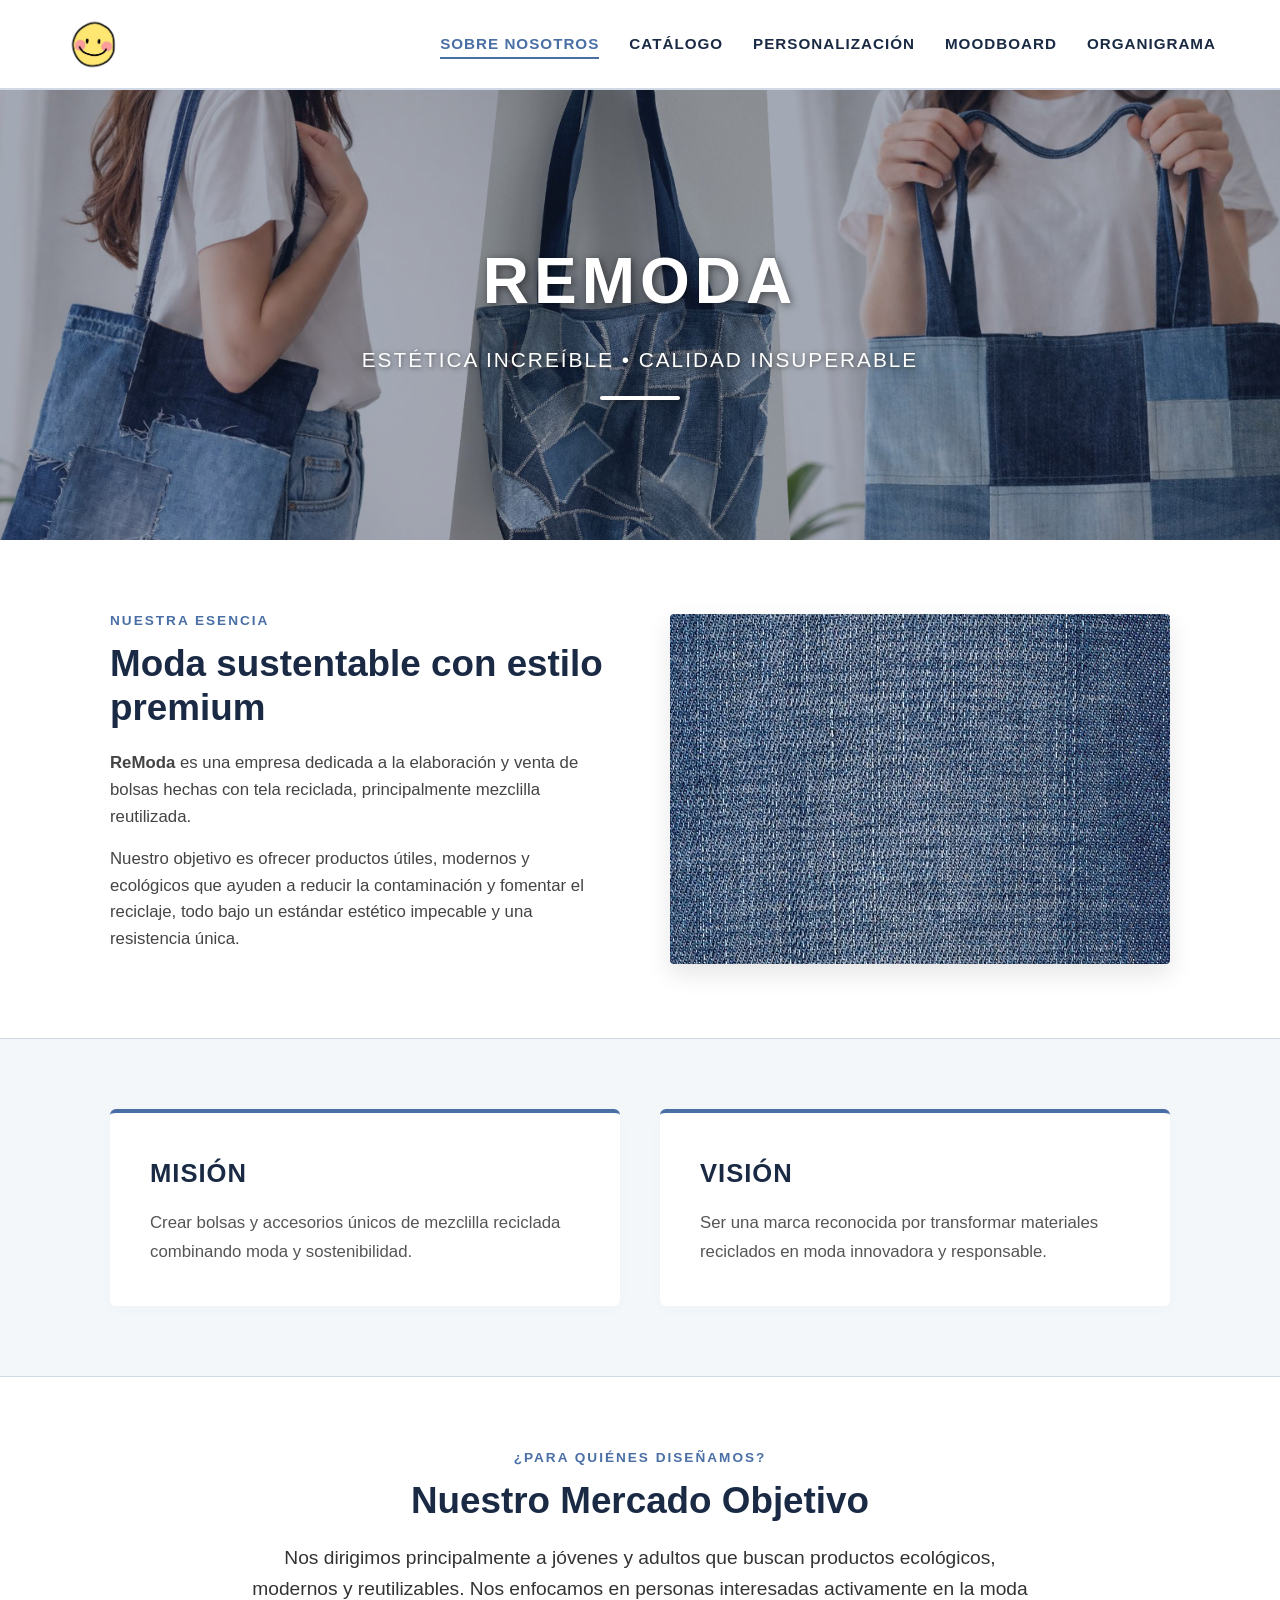
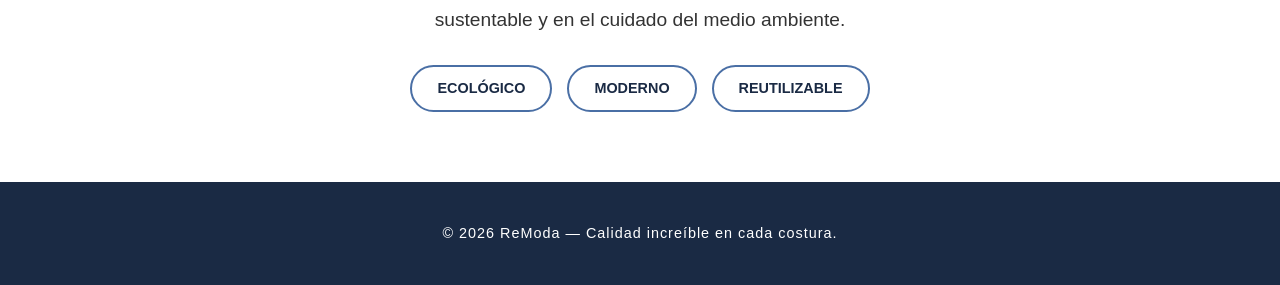
<file: index.html>
<!DOCTYPE html>
<html lang="es">
<head>
    <meta charset="UTF-8">
    <meta name="viewport" content="width=device-width, initial-scale=1.0">
    <title>ReModa | Inicio</title>
    <style>
        /* ==========================================================================
           VARIABLES Y CONFIGURACIÓN GLOBAL
           ========================================================================== */
        :root {
            --denim-indigo: #1a2a44;       /* Azul mezclilla oscuro */
            --denim-washed: #4a6fa5;       /* Azul mezclilla lavado */
            --denim-light: #d1d9e6;        /* Tono celeste claro */
            --pure-white: #ffffff;         /* Blanco puro */
            --soft-white: #f4f7f9;         /* Blanco suave */
            --text-dark: #222222;
        }

        * {
            margin: 0;
            padding: 0;
            box-sizing: border-box;
            font-family: 'Segoe UI', Tahoma, Geneva, Verdana, sans-serif;
        }

        body {
            background-color: var(--pure-white);
            color: var(--text-dark);
            line-height: 1.6;
            padding-top: 90px; /* Espacio para que la navbar fija no tape el contenido */
        }

        /* ==========================================================================
           BARRA DE NAVEGACIÓN SUPERIOR (FIXED)
           ========================================================================== */
        .navbar {
            width: 100%;
            height: 90px;
            position: fixed;
            top: 0;
            left: 0;
            background-color: var(--pure-white);
            border-bottom: 2px solid var(--denim-light);
            z-index: 1000;
            display: flex;
            align-items: center;
        }

        .nav-container {
            width: 90%;
            max-width: 1200px;
            margin: 0 auto;
            display: flex;
            justify-content: space-between;
            align-items: center;
        }

        .logo-area img {
            height: 60px;
            width: auto;
            display: block;
        }

        .nav-menu {
            display: flex;
            list-style: none;
            gap: 30px;
        }

        .nav-menu a {
            text-decoration: none;
            color: var(--denim-indigo);
            font-weight: 600;
            font-size: 0.95rem;
            text-transform: uppercase;
            letter-spacing: 1px;
            transition: color 0.3s ease;
            padding: 5px 0;
        }

        .nav-menu a:hover, .nav-menu a.active {
            color: var(--denim-washed);
            border-bottom: 2px solid var(--denim-washed);
        }

        /* ==========================================================================
           SECCIÓN HERO (BANNER CON IMAGEN BANNER.PNG Y ANIMACIONES)
           ========================================================================== */
        .hero {
            background: url('banner.png') center/cover no-repeat;
            height: 450px;
            color: var(--pure-white);
            display: flex;
            flex-direction: column;
            align-items: center;
            justify-content: center;
            text-align: center;
            position: relative;
        }

        /* Capa oscura sutil para asegurar legibilidad del texto */
        .hero-overlay {
            position: absolute;
            top: 0;
            left: 0;
            width: 100%;
            height: 100%;
            background: rgba(26, 42, 68, 0.4);
            z-index: 1;
        }

        .hero h1, .hero p, .hero-line {
            position: relative;
            z-index: 2;
        }

        /* Animación para el título REMODA */
        .hero h1 {
            font-size: 4rem;
            letter-spacing: 5px;
            margin-bottom: 10px;
            text-shadow: 2px 2px 8px rgba(0, 0, 0, 0.5);
            animation: fadeInDown 1.2s ease forwards;
        }

        /* Mini animación para el texto descriptivo de abajo */
        .hero p {
            font-size: 1.3rem;
            letter-spacing: 2px;
            text-transform: uppercase;
            font-weight: 300;
            text-shadow: 1px 1px 5px rgba(0, 0, 0, 0.5);
            opacity: 0;
            animation: miniFadeIn 1s ease forwards;
            animation-delay: 0.6s; /* Aparece ligeramente después */
        }

        .hero-line {
            width: 80px;
            height: 4px;
            background-color: var(--pure-white);
            margin: 20px auto 0 auto;
            border-radius: 2px;
            box-shadow: 0 2px 4px rgba(0,0,0,0.3);
            opacity: 0;
            animation: miniFadeIn 1s ease forwards;
            animation-delay: 0.9s;
        }

        /* ==========================================================================
           CONTENEDORES Y SECCIONES DE INFORMACIÓN
           ========================================================================== */
        .container {
            max-width: 1100px;
            margin: 0 auto;
            padding: 70px 20px;
        }

        .section-grid {
            display: grid;
            grid-template-columns: 1fr 1fr;
            gap: 60px;
            align-items: center;
        }

        .tag {
            color: var(--denim-washed);
            text-transform: uppercase;
            font-weight: 700;
            font-size: 0.85rem;
            letter-spacing: 2px;
            display: block;
            margin-bottom: 10px;
        }

        h2 {
            font-size: 2.3rem;
            color: var(--denim-indigo);
            margin-bottom: 20px;
            line-height: 1.2;
        }

        .description-text {
            font-size: 1.05rem;
            color: #444444;
            margin-bottom: 15px;
        }

        /* IMAGEN DE TEXTURA MEZ.PNG */
        .denim-image-box img {
            width: 100%;
            height: 350px;
            object-fit: cover;
            border-radius: 4px;
            box-shadow: 0 10px 25px rgba(0,0,0,0.1);
            display: block;
        }

        /* ==========================================================================
           SECCIÓN MISIÓN Y VISIÓN (GRID DE DOS COLUMNAS)
           ========================================================================== */
        .mv-section {
            background-color: var(--soft-white);
            border-top: 1px solid var(--denim-light);
            border-bottom: 1px solid var(--denim-light);
        }

        .mv-grid {
            display: grid;
            grid-template-columns: 1fr 1fr;
            gap: 40px;
        }

        .mv-card {
            background-color: var(--pure-white);
            padding: 40px;
            border-radius: 6px;
            box-shadow: 0 4px 15px rgba(0,0,0,0.02);
            border-top: 4px solid var(--denim-washed);
        }

        .mv-card h3 {
            font-size: 1.6rem;
            color: var(--denim-indigo);
            text-transform: uppercase;
            margin-bottom: 15px;
            letter-spacing: 1px;
        }

        .mv-card p {
            color: #555555;
            font-size: 1.05rem;
            line-height: 1.7;
        }

        /* ==========================================================================
           SECCIÓN MERCADO OBJETIVO
           ========================================================================== */
        .target-section {
            text-align: center;
        }

        .target-box {
            max-width: 800px;
            margin: 0 auto;
        }

        .target-desc {
            font-size: 1.2rem;
            color: #333333;
            margin-bottom: 30px;
        }

        .target-tags {
            display: flex;
            justify-content: center;
            gap: 15px;
            flex-wrap: wrap;
        }

        .target-tags span {
            background-color: var(--pure-white);
            border: 2px solid var(--denim-washed);
            color: var(--denim-indigo);
            padding: 10px 25px;
            border-radius: 50px;
            font-weight: 600;
            font-size: 0.9rem;
            text-transform: uppercase;
        }

        /* ==========================================================================
           FOOTER (PIE DE PÁGINA)
           ========================================================================== */
        .main-footer {
            background-color: var(--denim-indigo);
            color: var(--pure-white);
            text-align: center;
            padding: 40px 20px;
            font-size: 0.9rem;
            letter-spacing: 1px;
        }

        /* ==========================================================================
           ANIMACIONES CSS KEYS
           ========================================================================== */
        @keyframes fadeInDown {
            from {
                opacity: 0;
                transform: translateY(-40px);
            }
            to {
                opacity: 1;
                transform: translateY(0);
            }
        }

        @keyframes miniFadeIn {
            from {
                opacity: 0;
                transform: translateY(10px);
            }
            to {
                opacity: 1;
                transform: translateY(0);
            }
        }
    </style>
</head>
<body>

    <!-- BARRA DE NAVEGACIÓN SUPERIOR (FIJA) -->
    <header class="navbar">
        <div class="nav-container">
            <div class="logo-area">
                <img src="logo.png" alt="ReModa Logo">
            </div>
            <nav>
                <ul class="nav-menu">
                    <li><a href="index.html" class="active">Sobre nosotros</a></li>
                    <li><a href="catalogo.html">Catálogo</a></li>
                    <li><a href="personalizacion.html">Personalización</a></li>
                    <li><a href="moodboard.html">Moodboard</a></li>
                    <li><a href="organigrama.html">Organigrama</a></li>
                </ul>
            </nav>
        </div>
    </header>

    <!-- SECCIÓN DE BIENVENIDA (HERO CON BANNER.PNG) -->
    <section class="hero">
        <div class="hero-overlay"></div>
        <h1>REMODA</h1>
        <p>Estética increíble • Calidad insuperable</p>
        <div class="hero-line"></div>
    </section>

    <!-- SECCIÓN DESCRIPCIÓN DEL NEGOCIO -->
    <section class="container">
        <div class="section-grid">
            <div>
                <span class="tag">Nuestra Esencia</span>
                <h2>Moda sustentable con estilo premium</h2>
                <p class="description-text">
                    <strong>ReModa</strong> es una empresa dedicada a la elaboración y venta de bolsas hechas con tela reciclada, principalmente mezclilla reutilizada.
                </p>
                <p class="description-text">
                    Nuestro objetivo es ofrecer productos útiles, modernos y ecológicos que ayuden a reducir la contaminación y fomentar el reciclaje, todo bajo un estándar estético impecable y una resistencia única.
                </p>
            </div>
            <div>
                <div class="denim-image-box">
                    <img src="mez.png" alt="Textura de Mezclilla ReModa">
                </div>
            </div>
        </div>
    </section>

    <!-- SECCIÓN: MISIÓN Y VISIÓN -->
    <section class="mv-section">
        <div class="container">
            <div class="mv-grid">
                <div class="mv-card">
                    <h3>Misión</h3>
                    <p>Crear bolsas y accesorios únicos de mezclilla reciclada combinando moda y sostenibilidad.</p>
                </div>
                <div class="mv-card">
                    <h3>Visión</h3>
                    <p>Ser una marca reconocida por transformar materiales reciclados en moda innovadora y responsable.</p>
                </div>
            </div>
        </div>
    </section>

    <!-- SECCIÓN MERCADO OBJETIVO -->
    <section class="container target-section">
        <div class="target-box">
            <span class="tag">¿Para quiénes diseñamos?</span>
            <h2>Nuestro Mercado Objetivo</h2>
            <p class="target-desc">
                Nos dirigimos principalmente a jóvenes y adultos que buscan productos ecológicos, modernos y reutilizables. Nos enfocamos en personas interesadas activamente en la moda sustentable y en el cuidado del medio ambiente.
            </p>
            <div class="target-tags">
                <span>Ecológico</span>
                <span>Moderno</span>
                <span>Reutilizable</span>
            </div>
        </div>
    </section>

    <!-- PIE DE PÁGINA -->
    <footer class="main-footer">
        <p>&copy; 2026 ReModa — Calidad increíble en cada costura.</p>
    </footer>

</body>
</html>
</file>
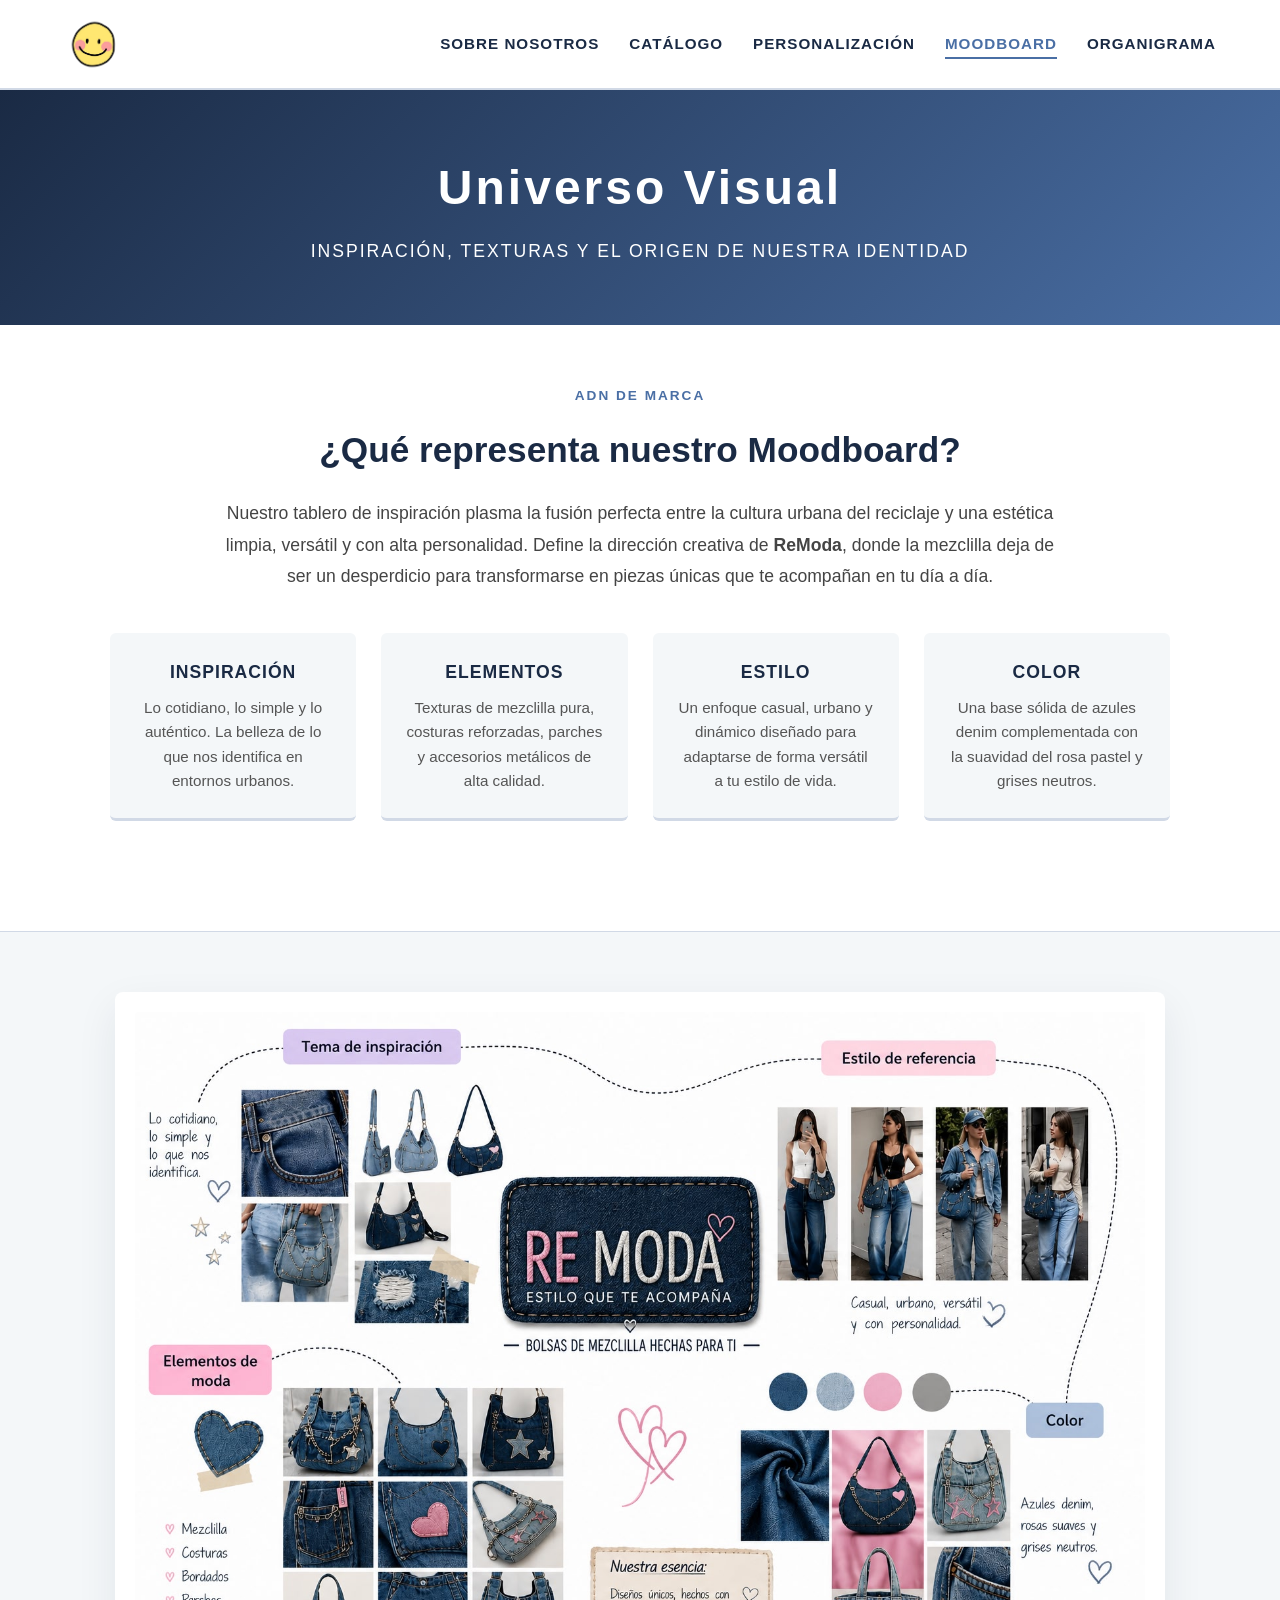
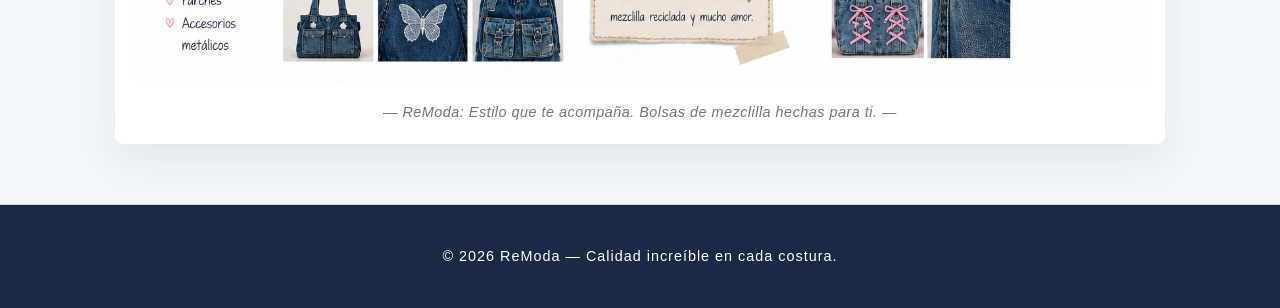
<file: moodboard.html>
<!DOCTYPE html>
<html lang="es">
<head>
    <meta charset="UTF-8">
    <meta name="viewport" content="width=device-width, initial-scale=1.0">
    <title>ReModa | Moodboard</title>
    <style>
        /* ==========================================================================
           VARIABLES Y CONFIGURACIÓN GLOBAL
           ========================================================================= */
        :root {
            --denim-indigo: #1a2a44;       /* Azul mezclilla oscuro */
            --denim-washed: #4a6fa5;       /* Azul mezclilla lavado */
            --denim-light: #d1d9e6;        /* Tono celeste claro */
            --pure-white: #ffffff;         /* Blanco puro */
            --soft-white: #f4f7f9;         /* Blanco suave */
            --text-dark: #222222;
            --pink-accent: #f3a0b3;        /* Rosa suave inspirado en tu paleta */
        }

        * {
            margin: 0;
            padding: 0;
            box-sizing: border-box;
            font-family: 'Segoe UI', Tahoma, Geneva, Verdana, sans-serif;
        }

        body {
            background-color: var(--pure-white);
            color: var(--text-dark);
            line-height: 1.6;
            padding-top: 90px;
        }

        /* ==========================================================================
           BARRA DE NAVEGACIÓN SUPERIOR (FIJA)
           ========================================================================== */
        .navbar {
            width: 100%;
            height: 90px;
            position: fixed;
            top: 0;
            left: 0;
            background-color: var(--pure-white);
            border-bottom: 2px solid var(--denim-light);
            z-index: 1000;
            display: flex;
            align-items: center;
        }

        .nav-container {
            width: 90%;
            max-width: 1200px;
            margin: 0 auto;
            display: flex;
            justify-content: space-between;
            align-items: center;
        }

        .logo-area img {
            height: 60px;
            width: auto;
            display: block;
        }

        .nav-menu {
            display: flex;
            list-style: none;
            gap: 30px;
        }

        .nav-menu a {
            text-decoration: none;
            color: var(--denim-indigo);
            font-weight: 600;
            font-size: 0.95rem;
            text-transform: uppercase;
            letter-spacing: 1px;
            transition: color 0.3s ease;
            padding: 5px 0;
        }

        .nav-menu a:hover, .nav-menu a.active {
            color: var(--denim-washed);
            border-bottom: 2px solid var(--denim-washed);
        }

        /* ==========================================================================
           SECCIÓN HERO (ENCABEZADO DE MOODBOARD)
           ========================================================================== */
        .moodboard-hero {
            background: linear-gradient(135deg, var(--denim-indigo) 0%, var(--denim-washed) 100%);
            color: var(--pure-white);
            padding: 60px 20px;
            text-align: center;
        }

        .moodboard-hero h1 {
            font-size: 3rem;
            letter-spacing: 3px;
            margin-bottom: 10px;
        }

        .moodboard-hero p {
            font-size: 1.1rem;
            font-weight: 300;
            text-transform: uppercase;
            letter-spacing: 2px;
        }

        /* ==========================================================================
           CONTENEDOR PRINCIPAL Y DESCRIPCIÓN CONCEPTUAL
           ========================================================================== */
        .container {
            max-width: 1100px;
            margin: 0 auto;
            padding: 60px 20px;
        }

        .concept-block {
            text-align: center;
            margin-bottom: 50px;
        }

        .tag {
            color: var(--denim-washed);
            text-transform: uppercase;
            font-weight: 700;
            font-size: 0.85rem;
            letter-spacing: 2px;
            display: block;
            margin-bottom: 15px;
        }

        .concept-block h2 {
            font-size: 2.2rem;
            color: var(--denim-indigo);
            margin-bottom: 20px;
        }

        .concept-text {
            font-size: 1.1rem;
            color: #444444;
            max-width: 850px;
            margin: 0 auto 40px auto;
            line-height: 1.8;
        }

        /* Cuadrícula interna de los pilares del moodboard */
        .pillars-grid {
            display: grid;
            grid-template-columns: repeat(auto-fit, minmax(220px, 1fr));
            gap: 25px;
            margin-top: 20px;
        }

        .pillar-card {
            background-color: var(--soft-white);
            padding: 25px;
            border-radius: 6px;
            border-bottom: 3px solid var(--denim-light);
            transition: transform 0.3s;
        }

        .pillar-card:hover {
            transform: translateY(-3px);
            border-bottom-color: var(--pink-accent);
        }

        .pillar-card h3 {
            font-size: 1.1rem;
            color: var(--denim-indigo);
            text-transform: uppercase;
            margin-bottom: 10px;
            letter-spacing: 1px;
        }

        .pillar-card p {
            font-size: 0.95rem;
            color: #555555;
        }

        /* ==========================================================================
           CONTENEDOR DE LA IMAGEN EN GRANDE (M.PNG)
           ========================================================================== */
        .image-display-section {
            background-color: var(--soft-white);
            border-top: 1px solid var(--denim-light);
            border-bottom: 1px solid var(--denim-light);
            padding: 60px 20px;
            text-align: center;
        }

        .moodboard-wrapper {
            max-width: 1050px;
            margin: 0 auto;
            background-color: var(--pure-white);
            padding: 20px;
            border-radius: 8px;
            box-shadow: 0 15px 40px rgba(26, 42, 68, 0.08);
        }

        .moodboard-wrapper img {
            width: 100%;
            height: auto;
            display: block;
            border-radius: 4px;
        }

        .caption-text {
            font-size: 0.9rem;
            color: #777777;
            margin-top: 15px;
            font-style: italic;
            letter-spacing: 0.5px;
        }

        /* ==========================================================================
           FOOTER
           ========================================================================== */
        .main-footer {
            background-color: var(--denim-indigo);
            color: var(--pure-white);
            text-align: center;
            padding: 40px 20px;
            font-size: 0.9rem;
            letter-spacing: 1px;
        }
    </style>
</head>
<body>

    <!-- BARRA DE NAVEGACIÓN SUPERIOR (FIJA) -->
    <header class="navbar">
        <div class="nav-container">
            <div class="logo-area">
                <img src="logo.png" alt="ReModa Logo">
            </div>
            <nav>
                <ul class="nav-menu">
                    <li><a href="index.html">Sobre nosotros</a></li>
                    <li><a href="catalogo.html">Catálogo</a></li>
                    <li><a href="personalizacion.html">Personalización</a></li>
                    <li><a href="moodboard.html" class="active">Moodboard</a></li>
                    <li><a href="organigrama.html">Organigrama</a></li>
                </ul>
            </nav>
        </div>
    </header>

    <!-- ENCABEZADO DEL MOODBOARD -->
    <section class="moodboard-hero">
        <h1>Universo Visual</h1>
        <p>Inspiración, texturas y el origen de nuestra identidad</p>
    </section>

    <!-- SECCIÓN DESCRIPCIÓN DEL CONCEPTO -->
    <main class="container">
        <div class="concept-block">
            <span class="tag">ADN de Marca</span>
            <h2>¿Qué representa nuestro Moodboard?</h2>
            <p class="concept-text">
                Nuestro tablero de inspiración plasma la fusión perfecta entre la cultura urbana del reciclaje y una estética limpia, versátil y con alta personalidad. Define la dirección creativa de <strong>ReModa</strong>, donde la mezclilla deja de ser un desperdicio para transformarse en piezas únicas que te acompañan en tu día a día.
            </p>

            <!-- Columnas descriptivas basadas fielmente en image_a449c1.png -->
            <div class="pillars-grid">
                <div class="pillar-card">
                    <h3>Inspiración</h3>
                    <p>Lo cotidiano, lo simple y lo auténtico. La belleza de lo que nos identifica en entornos urbanos.</p>
                </div>
                <div class="pillar-card">
                    <h3>Elementos</h3>
                    <p>Texturas de mezclilla pura, costuras reforzadas, parches y accesorios metálicos de alta calidad.</p>
                </div>
                <div class="pillar-card">
                    <h3>Estilo</h3>
                    <p>Un enfoque casual, urbano y dinámico diseñado para adaptarse de forma versátil a tu estilo de vida.</p>
                </div>
                <div class="pillar-card">
                    <h3>Color</h3>
                    <p>Una base sólida de azules denim complementada con la suavidad del rosa pastel y grises neutros.</p>
                </div>
            </div>
        </div>
    </main>

    <!-- SECCIÓN DE DESPLIEGUE AMPLIO PARA LA IMAGEN (M.PNG) -->
    <section class="image-display-section">
        <div class="moodboard-wrapper">
            <!-- Carga el archivo m.png tal como lo solicitaste -->
            <img src="m.png" alt="Moodboard ReModa - Estilo que te acompaña">
            <p class="caption-text">— ReModa: Estilo que te acompaña. Bolsas de mezclilla hechas para ti. —</p>
        </div>
    </section>

    <!-- PIE DE PÁGINA -->
    <footer class="main-footer">
        <p>&copy; 2026 ReModa — Calidad increíble en cada costura.</p>
    </footer>

</body>
</html>
</file>
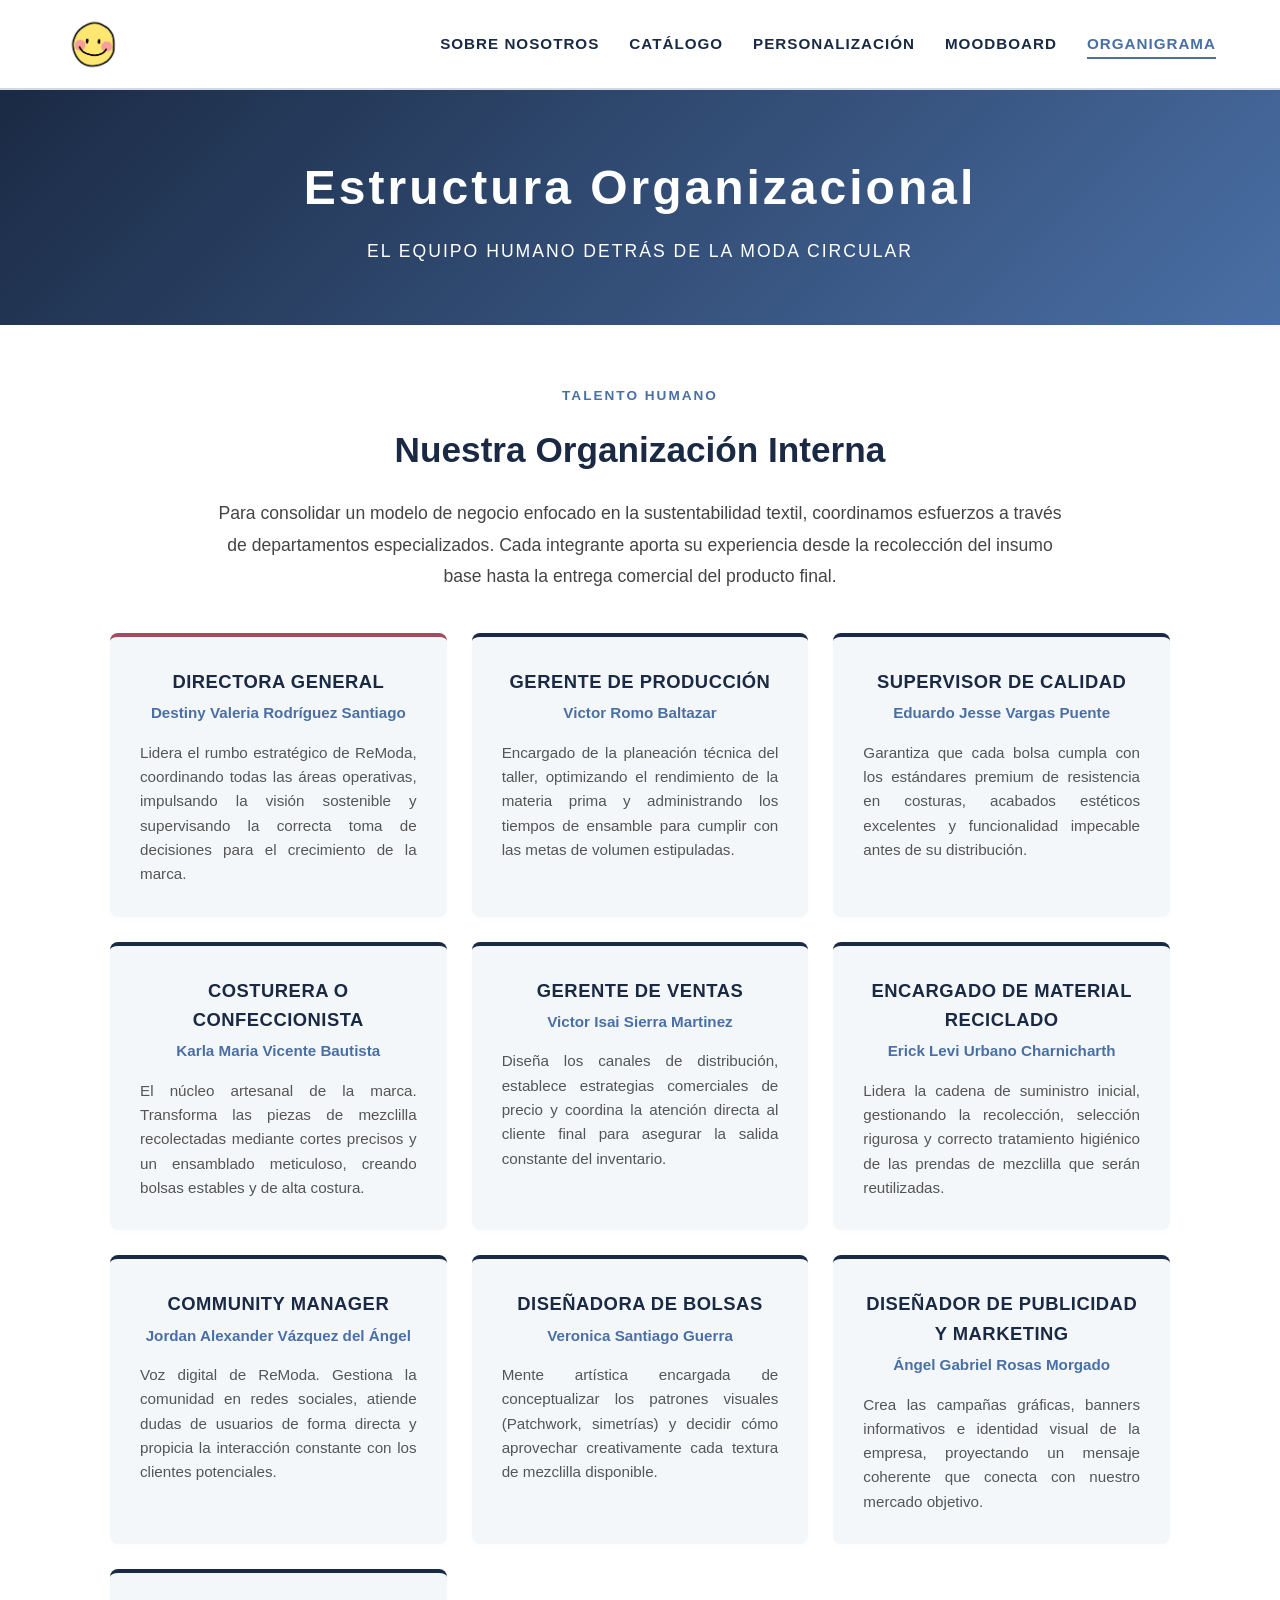
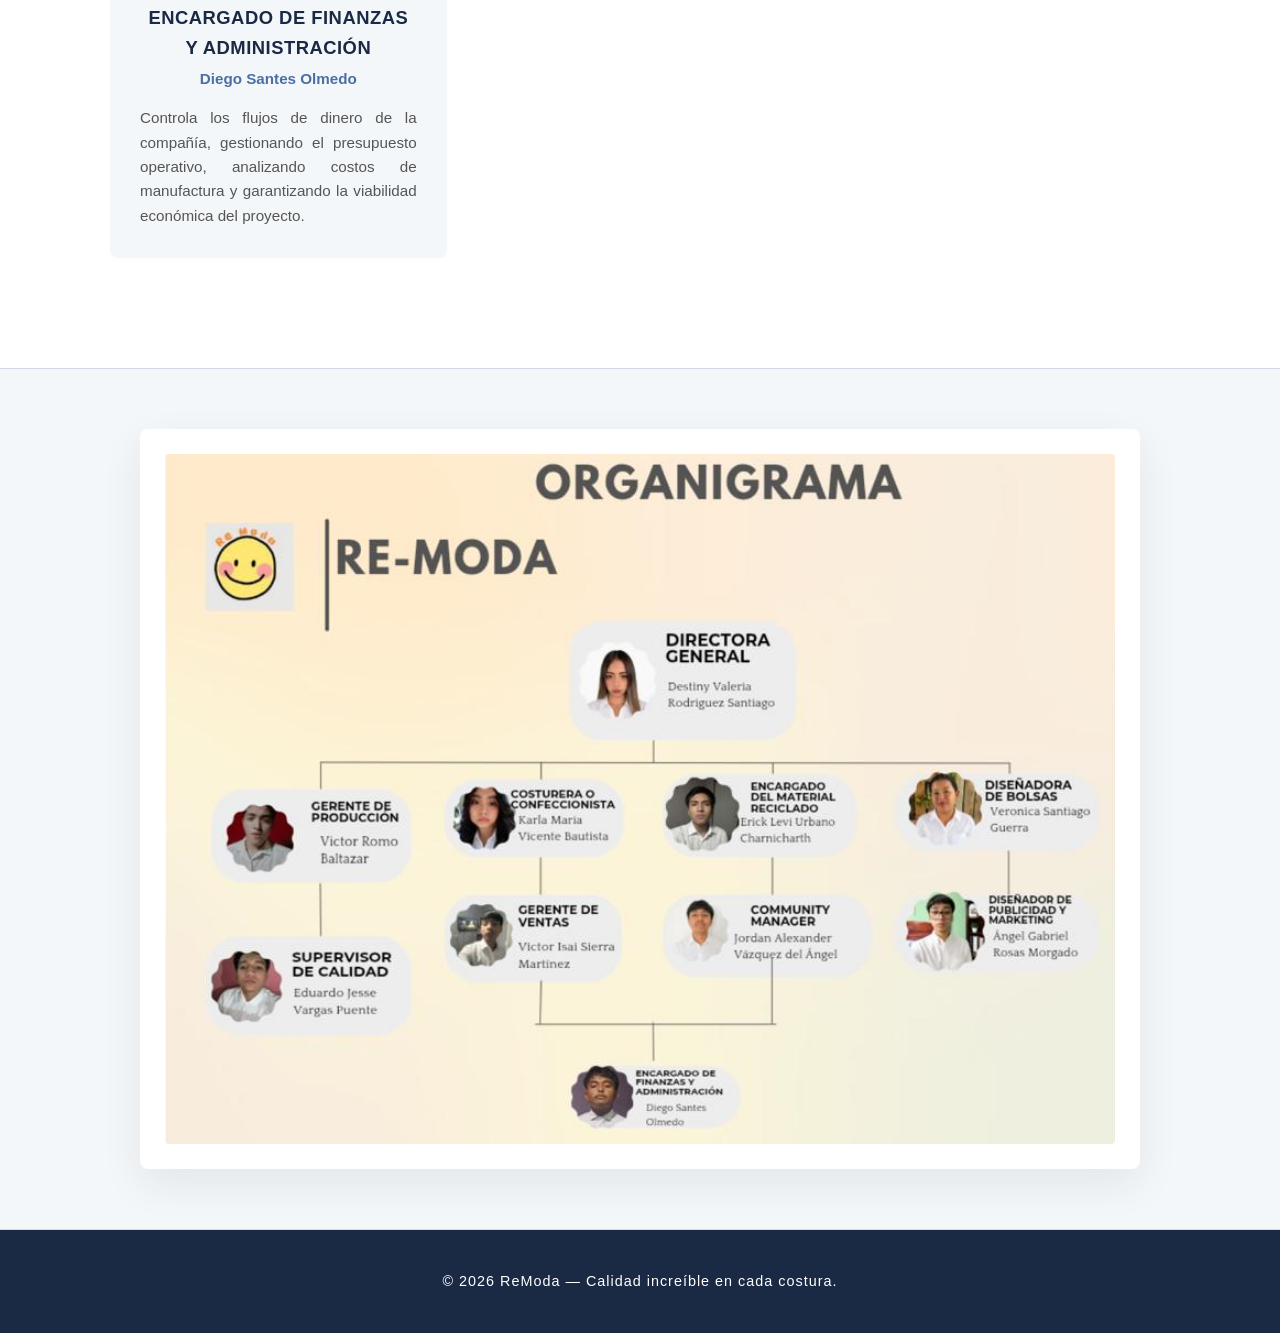
<file: organigrama.html>
<!DOCTYPE html>
<html lang="es">
<head>
    <meta charset="UTF-8">
    <meta name="viewport" content="width=device-width, initial-scale=1.0">
    <title>ReModa | Organigrama</title>
    <style>
        /* ==========================================================================
           VARIABLES Y CONFIGURACIÓN GLOBAL
           ========================================================================== */
        :root {
            --denim-indigo: #1a2a44;       /* Azul mezclilla oscuro */
            --denim-washed: #4a6fa5;       /* Azul mezclilla lavado */
            --denim-light: #d1d9e6;        /* Tono celeste claro */
            --pure-white: #ffffff;         /* Blanco puro */
            --soft-white: #f4f7f9;         /* Blanco suave */
            --text-dark: #222222;
        }

        * {
            margin: 0;
            padding: 0;
            box-sizing: border-box;
            font-family: 'Segoe UI', Tahoma, Geneva, Verdana, sans-serif;
        }

        body {
            background-color: var(--pure-white);
            color: var(--text-dark);
            line-height: 1.6;
            padding-top: 90px;
        }

        /* ==========================================================================
           BARRA DE NAVEGACIÓN SUPERIOR (FIJA)
           ========================================================================== */
        .navbar {
            width: 100%;
            height: 90px;
            position: fixed;
            top: 0;
            left: 0;
            background-color: var(--pure-white);
            border-bottom: 2px solid var(--denim-light);
            z-index: 1000;
            display: flex;
            align-items: center;
        }

        .nav-container {
            width: 90%;
            max-width: 1200px;
            margin: 0 auto;
            display: flex;
            justify-content: space-between;
            align-items: center;
        }

        .logo-area img {
            height: 60px;
            width: auto;
            display: block;
        }

        .nav-menu {
            display: flex;
            list-style: none;
            gap: 30px;
        }

        .nav-menu a {
            text-decoration: none;
            color: var(--denim-indigo);
            font-weight: 600;
            font-size: 0.95rem;
            text-transform: uppercase;
            letter-spacing: 1px;
            transition: color 0.3s ease;
            padding: 5px 0;
        }

        .nav-menu a:hover, .nav-menu a.active {
            color: var(--denim-washed);
            border-bottom: 2px solid var(--denim-washed);
        }

        /* ==========================================================================
           SECCIÓN HERO (ENCABEZADO DE ORGANIGRAMA)
           ========================================================================== */
        .team-hero {
            background: linear-gradient(135deg, var(--denim-indigo) 0%, var(--denim-washed) 100%);
            color: var(--pure-white);
            padding: 60px 20px;
            text-align: center;
        }

        .team-hero h1 {
            font-size: 3rem;
            letter-spacing: 3px;
            margin-bottom: 10px;
        }

        .team-hero p {
            font-size: 1.1rem;
            font-weight: 300;
            text-transform: uppercase;
            letter-spacing: 2px;
        }

        /* ==========================================================================
           CONTENEDOR PRINCIPAL Y ANÁLISIS DE PUESTOS
           ========================================================================== */
        .container {
            max-width: 1100px;
            margin: 0 auto;
            padding: 60px 20px;
        }

        .intro-block {
            text-align: center;
            margin-bottom: 50px;
        }

        .tag {
            color: var(--denim-washed);
            text-transform: uppercase;
            font-weight: 700;
            font-size: 0.85rem;
            letter-spacing: 2px;
            display: block;
            margin-bottom: 15px;
        }

        .intro-block h2 {
            font-size: 2.2rem;
            color: var(--denim-indigo);
            margin-bottom: 20px;
        }

        .intro-text {
            font-size: 1.1rem;
            color: #444444;
            max-width: 850px;
            margin: 0 auto;
            line-height: 1.8;
        }

        /* Acordeón / Tarjetas de Análisis del Equipo */
        .roles-grid {
            display: grid;
            grid-template-columns: repeat(auto-fit, minmax(320px, 1fr));
            gap: 25px;
            margin-top: 40px;
        }

        .role-card {
            background-color: var(--soft-white);
            padding: 30px;
            border-radius: 8px;
            border-top: 4px solid var(--denim-indigo);
            box-shadow: 0 4px 10px rgba(0,0,0,0.01);
        }

        .role-card.executive {
            border-top-color: #a54a5f; /* Color distintivo para la Dirección */
        }

        .role-title {
            font-size: 1.15rem;
            color: var(--denim-indigo);
            font-weight: 700;
            text-transform: uppercase;
            margin-bottom: 5px;
            letter-spacing: 0.5px;
        }

        .role-name {
            font-size: 0.95rem;
            color: var(--denim-washed);
            font-weight: 600;
            display: block;
            margin-bottom: 15px;
        }

        .role-card p {
            font-size: 0.95rem;
            color: #555555;
            text-align: justify;
        }

        /* ==========================================================================
           CONTENEDOR DE LA IMAGEN (O.PNG)
           ========================================================================== */
        .chart-section {
            background-color: var(--soft-white);
            border-top: 1px solid var(--denim-light);
            border-bottom: 1px solid var(--denim-light);
            padding: 60px 20px;
            text-align: center;
        }

        .chart-wrapper {
            max-width: 1000px;
            margin: 0 auto;
            background-color: var(--pure-white);
            padding: 25px;
            border-radius: 8px;
            box-shadow: 0 15px 40px rgba(26, 42, 68, 0.08);
        }

        .chart-wrapper img {
            width: 100%;
            height: auto;
            display: block;
            border-radius: 4px;
        }

        /* ==========================================================================
           FOOTER
           ========================================================================== */
        .main-footer {
            background-color: var(--denim-indigo);
            color: var(--pure-white);
            text-align: center;
            padding: 40px 20px;
            font-size: 0.9rem;
            letter-spacing: 1px;
        }
    </style>
</head>
<body>

    <!-- BARRA DE NAVEGACIÓN SUPERIOR (FIJA) -->
    <header class="navbar">
        <div class="nav-container">
            <div class="logo-area">
                <img src="logo.png" alt="ReModa Logo">
            </div>
            <nav>
                <ul class="nav-menu">
                    <li><a href="index.html">Sobre nosotros</a></li>
                    <li><a href="catalogo.html">Catálogo</a></li>
                    <li><a href="personalizacion.html">Personalización</a></li>
                    <li><a href="moodboard.html">Moodboard</a></li>
                    <li><a href="organigrama.html" class="active">Organigrama</a></li>
                </ul>
            </nav>
        </div>
    </header>

    <!-- ENCABEZADO DE LA PÁGINA -->
    <section class="team-hero">
        <h1>Estructura Organizacional</h1>
        <p>El equipo humano detrás de la moda circular</p>
    </section>

    <!-- ANÁLISIS CONCEPTUAL SUPERIOR -->
    <main class="container">
        <div class="intro-block">
            <span class="tag">Talento Humano</span>
            <h2>Nuestra Organización Interna</h2>
            <p class="intro-text">
                Para consolidar un modelo de negocio enfocado en la sustentabilidad textil, coordinamos esfuerzos a través de departamentos especializados. Cada integrante aporta su experiencia desde la recolección del insumo base hasta la entrega comercial del producto final.
            </p>

            <!-- Desglose de puestos basado en o.png -->
            <div class="roles-grid">
                
                <div class="role-card executive">
                    <h3 class="role-title">Directora General</h3>
                    <span class="role-name">Destiny Valeria Rodríguez Santiago</span>
                    <p>Lidera el rumbo estratégico de ReModa, coordinando todas las áreas operativas, impulsando la visión sostenible y supervisando la correcta toma de decisiones para el crecimiento de la marca.</p>
                </div>

                <div class="role-card">
                    <h3 class="role-title">Gerente de Producción</h3>
                    <span class="role-name">Victor Romo Baltazar</span>
                    <p>Encargado de la planeación técnica del taller, optimizando el rendimiento de la materia prima y administrando los tiempos de ensamble para cumplir con las metas de volumen estipuladas.</p>
                </div>

                <div class="role-card">
                    <h3 class="role-title">Supervisor de Calidad</h3>
                    <span class="role-name">Eduardo Jesse Vargas Puente</span>
                    <p>Garantiza que cada bolsa cumpla con los estándares premium de resistencia en costuras, acabados estéticos excelentes y funcionalidad impecable antes de su distribución.</p>
                </div>

                <div class="role-card">
                    <h3 class="role-title">Costurera o Confeccionista</h3>
                    <span class="role-name">Karla Maria Vicente Bautista</span>
                    <p>El núcleo artesanal de la marca. Transforma las piezas de mezclilla recolectadas mediante cortes precisos y un ensamblado meticuloso, creando bolsas estables y de alta costura.</p>
                </div>

                <div class="role-card">
                    <h3 class="role-title">Gerente de Ventas</h3>
                    <span class="role-name">Victor Isai Sierra Martinez</span>
                    <p>Diseña los canales de distribución, establece estrategias comerciales de precio y coordina la atención directa al cliente final para asegurar la salida constante del inventario.</p>
                </div>

                <div class="role-card">
                    <h3 class="role-title">Encargado de Material Reciclado</h3>
                    <span class="role-name">Erick Levi Urbano Charnicharth</span>
                    <p>Lidera la cadena de suministro inicial, gestionando la recolección, selección rigurosa y correcto tratamiento higiénico de las prendas de mezclilla que serán reutilizadas.</p>
                </div>

                <div class="role-card">
                    <h3 class="role-title">Community Manager</h3>
                    <span class="role-name">Jordan Alexander Vázquez del Ángel</span>
                    <p>Voz digital de ReModa. Gestiona la comunidad en redes sociales, atiende dudas de usuarios de forma directa y propicia la interacción constante con los clientes potenciales.</p>
                </div>

                <div class="role-card">
                    <h3 class="role-title">Diseñadora de Bolsas</h3>
                    <span class="role-name">Veronica Santiago Guerra</span>
                    <p>Mente artística encargada de conceptualizar los patrones visuales (Patchwork, simetrías) y decidir cómo aprovechar creativamente cada textura de mezclilla disponible.</p>
                </div>

                <div class="role-card">
                    <h3 class="role-title">Diseñador de Publicidad y Marketing</h3>
                    <span class="role-name">Ángel Gabriel Rosas Morgado</span>
                    <p>Crea las campañas gráficas, banners informativos e identidad visual de la empresa, proyectando un mensaje coherente que conecta con nuestro mercado objetivo.</p>
                </div>

                <div class="role-card">
                    <h3 class="role-title">Encargado de Finanzas y Administración</h3>
                    <span class="role-name">Diego Santes Olmedo</span>
                    <p>Controla los flujos de dinero de la compañía, gestionando el presupuesto operativo, analizando costos de manufactura y garantizando la viabilidad económica del proyecto.</p>
                </div>

            </div>
        </div>
    </main>

    <!-- SECCIÓN DE DESPLIEGUE DEL DIAGRAMA GRÁFICO (O.PNG) -->
    <section class="chart-section">
        <div class="chart-wrapper">
            <!-- Llamado exacto del archivo o.png tal como lo pediste -->
            <img src="o.png" alt="Organigrama Estructural ReModa">
        </div>
    </section>

    <!-- PIE DE PÁGINA -->
    <footer class="main-footer">
        <p>&copy; 2026 ReModa — Calidad increíble en cada costura.</p>
    </footer>

</body>
</html>
</file>
